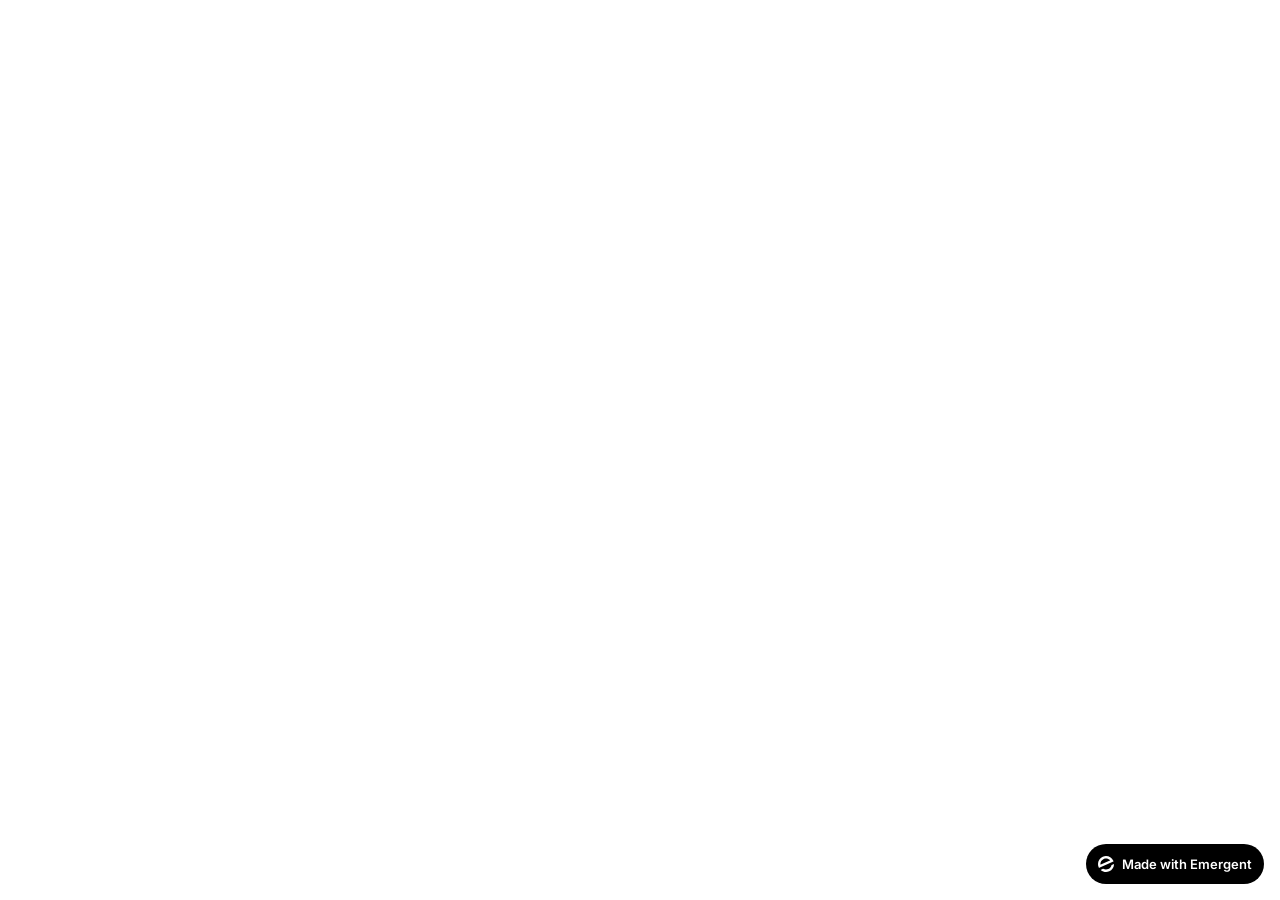
<file: frontend/public/index.html>
<!doctype html>
<html lang="en">
    <head>
        <meta charset="utf-8" />
        <meta name="viewport" content="width=device-width, initial-scale=1" />
        <meta name="theme-color" content="#000000" />
        <meta name="description" content="A product of emergent.sh" />
        <link rel="preconnect" href="https://fonts.googleapis.com" />
        <link rel="preconnect" href="https://fonts.gstatic.com" crossorigin />
        <link href="https://fonts.googleapis.com/css2?family=Inter:wght@600&display=swap" rel="stylesheet" />
        <!--
        manifest.json provides metadata used when your web app is installed on a
        user's mobile device or desktop. See https://developers.google.com/web/fundamentals/web-app-manifest/
        -->
        <!--
        Notice the use of %PUBLIC_URL% in the tags above.
        It will be replaced with the URL of the `public` folder during the build.
        Only files inside the `public` folder can be referenced from the HTML.

        Unlike "/favicon.ico" or "favicon.ico", "%PUBLIC_URL%/favicon.ico" will
        work correctly both with client-side routing and a non-root public URL.
        Learn how to configure a non-root public URL by running `npm run build`.
        -->
        <title>Emergent | Fullstack App</title>
        <script>window.addEventListener("error",function(e){if(e.error instanceof DOMException&&e.error.name==="DataCloneError"&&e.message&&e.message.includes("PerformanceServerTiming")){e.stopImmediatePropagation();e.preventDefault()}},true);</script>
        <script src="https://assets.emergent.sh/scripts/emergent-main.js"></script>
    </head>
    <body>
        <noscript>You need to enable JavaScript to run this app.</noscript>
        <div id="root"></div>
        <!--
      This HTML file is a template.
      If you open it directly in the browser, you will see an empty page.

      You can add webfonts, meta tags, or analytics to this file.
      The build step will place the bundled scripts into the <body> tag.

      To begin the development, run `npm start` or `yarn start`.
      To create a production bundle, use `npm run build` or `yarn build`.
    -->
        <a
            id="emergent-badge"
            target="_blank"
            href="https://app.emergent.sh/?utm_source=emergent-badge"
            style="
                display: inline-flex !important;
                box-sizing: border-box;
                width: 178px;
                height: 40px;
                padding: 8px 12px 8px 12px;
                align-items: center !important;
                gap: 8px;
                border-radius: 50px !important;
                background: #000 !important;
                position: fixed !important;
                bottom: 16px;
                right: 16px;
                text-decoration: none;
                font-family: -apple-system, BlinkMacSystemFont,
                    &quot;Segoe UI&quot;, Roboto, Oxygen, Ubuntu, Cantarell,
                    &quot;Open Sans&quot;, &quot;Helvetica Neue&quot;,
                    sans-serif !important;
                font-size: 12px !important;
                z-index: 9999 !important;
            "
        >
            <svg xmlns="http://www.w3.org/2000/svg" width="16" height="16" viewBox="0 0 16 16" fill="none">
                <path d="M15.5702 8.13142C15.7729 8.0412 16.0007 8.18878 15.9892 8.4103C15.8374 11.3192 14.0965 14.0405 11.2531 15.3065C8.40964 16.5725 5.2224 16.0453 2.95912 14.2117C2.78676 14.072 2.82955 13.804 3.03219 13.7137L4.95677 12.8568C5.04866 12.8159 5.15446 12.823 5.24204 12.8725C6.73377 13.7153 8.59176 13.8649 10.2772 13.1145C11.9626 12.3641 13.0947 10.8833 13.4665 9.21075C13.4883 9.11256 13.5539 9.02918 13.6457 8.98827L15.5702 8.13142Z" fill="white"/>
                <path fill-rule="evenodd" clip-rule="evenodd" d="M15.3066 4.74698L15.5067 5.19653C15.5759 5.35178 15.5061 5.53366 15.3508 5.60278L1.29992 11.8586C1.14467 11.9278 0.962794 11.8579 0.893675 11.7027L0.701732 11.2716L0.693457 11.2531C-1.10317 7.21778 0.711626 2.49007 4.74692 0.693443C8.78221 -1.10318 13.51 0.711693 15.3066 4.74698ZM2.82356 8.55367C2.63552 8.63739 2.41991 8.51617 2.40853 8.31065C2.28373 6.05724 3.53858 3.85787 5.72286 2.88536C7.90715 1.91286 10.3813 2.45199 11.9724 4.05256C12.1175 4.19854 12.0633 4.43988 11.8753 4.5236L2.82356 8.55367Z" fill="white"/>
            </svg>
            <p
                style="
                    color: #FFF !important;
                    font-family: 'Inter', sans-serif !important;
                    font-size: 13px !important;
                    font-style: normal !important;
                    font-weight: 600 !important;
                    line-height: 20px !important;
                    margin: 0 !important;
                    white-space: nowrap !important;
                "
            >
                Made with Emergent
            </p>
        </a>
        <script>
            !(function (t, e) {
                var o, n, p, r;
                e.__SV ||
                    ((window.posthog = e),
                    (e._i = []),
                    (e.init = function (i, s, a) {
                        function g(t, e) {
                            var o = e.split(".");
                            2 == o.length && ((t = t[o[0]]), (e = o[1])),
                                (t[e] = function () {
                                    t.push(
                                        [e].concat(
                                            Array.prototype.slice.call(
                                                arguments,
                                                0,
                                            ),
                                        ),
                                    );
                                });
                        }
                        ((p = t.createElement("script")).type =
                            "text/javascript"),
                            (p.crossOrigin = "anonymous"),
                            (p.async = !0),
                            (p.src =
                                s.api_host.replace(
                                    ".i.posthog.com",
                                    "-assets.i.posthog.com",
                                ) + "/static/array.js"),
                            (r =
                                t.getElementsByTagName(
                                    "script",
                                )[0]).parentNode.insertBefore(p, r);
                        var u = e;
                        for (
                            void 0 !== a ? (u = e[a] = []) : (a = "posthog"),
                                u.people = u.people || [],
                                u.toString = function (t) {
                                    var e = "posthog";
                                    return (
                                        "posthog" !== a && (e += "." + a),
                                        t || (e += " (stub)"),
                                        e
                                    );
                                },
                                u.people.toString = function () {
                                    return u.toString(1) + ".people (stub)";
                                },
                                o =
                                    "init me ws ys ps bs capture je Di ks register register_once register_for_session unregister unregister_for_session Ps getFeatureFlag getFeatureFlagPayload isFeatureEnabled reloadFeatureFlags updateEarlyAccessFeatureEnrollment getEarlyAccessFeatures on onFeatureFlags onSurveysLoaded onSessionId getSurveys getActiveMatchingSurveys renderSurvey canRenderSurvey canRenderSurveyAsync identify setPersonProperties group resetGroups setPersonPropertiesForFlags resetPersonPropertiesForFlags setGroupPropertiesForFlags resetGroupPropertiesForFlags reset get_distinct_id getGroups get_session_id get_session_replay_url alias set_config startSessionRecording stopSessionRecording sessionRecordingStarted captureException loadToolbar get_property getSessionProperty Es $s createPersonProfile Is opt_in_capturing opt_out_capturing has_opted_in_capturing has_opted_out_capturing clear_opt_in_out_capturing Ss debug xs getPageViewId captureTraceFeedback captureTraceMetric".split(
                                        " ",
                                    ),
                                n = 0;
                            n < o.length;
                            n++
                        )
                            g(u, o[n]);
                        e._i.push([i, s, a]);
                    }),
                    (e.__SV = 1));
            })(document, window.posthog || []);
            posthog.init("phc_xAvL2Iq4tFmANRE7kzbKwaSqp1HJjN7x48s3vr0CMjs", {
                api_host: "https://us.i.posthog.com",
                person_profiles: "identified_only", // or 'always' to create profiles for anonymous users as well,
                session_recording: {
                    recordCrossOriginIframes: true,
                    capturePerformance: false,
                },
            });
        </script>
    </body>
</html>
</file>
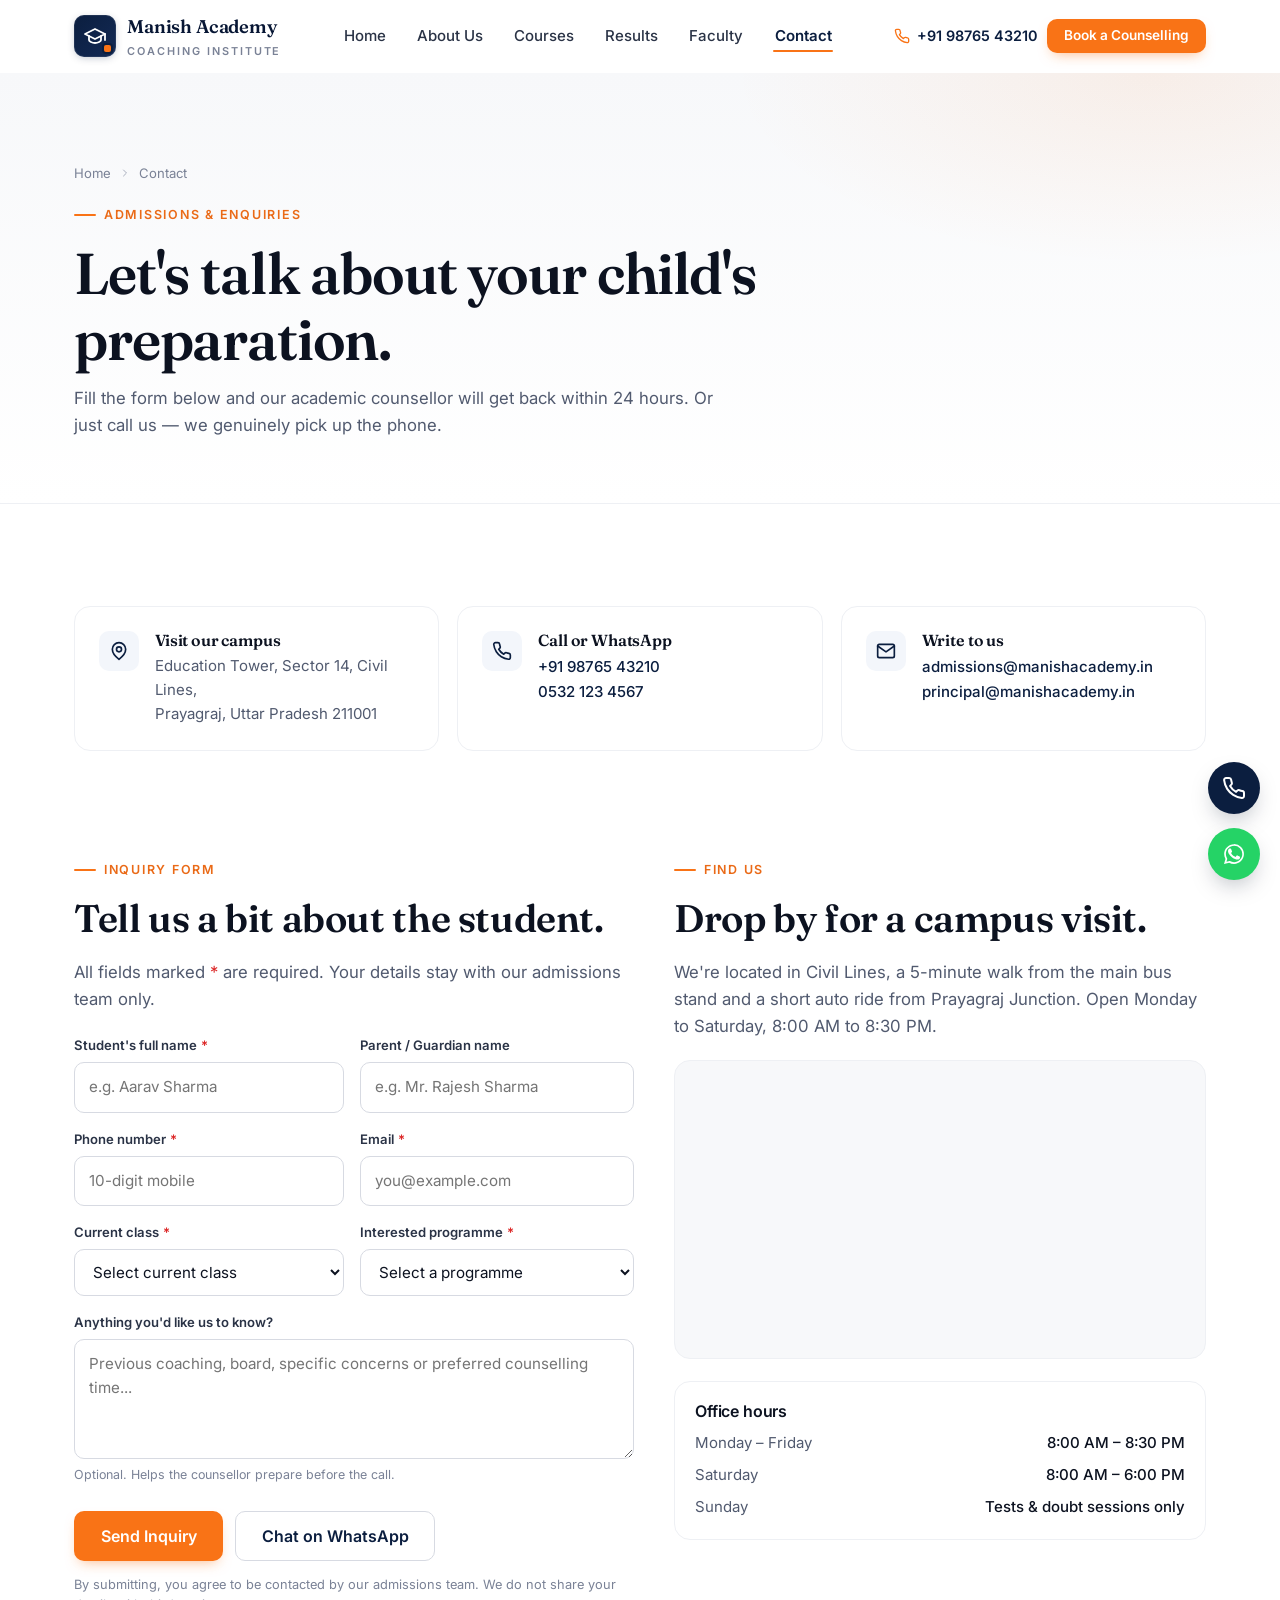
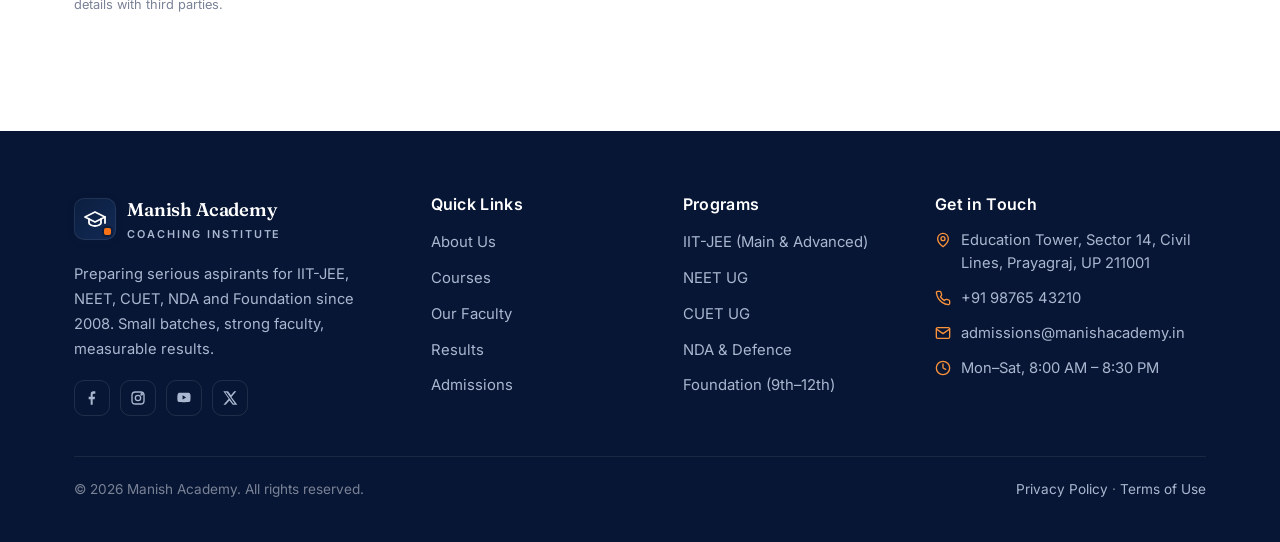
<file: contact.html>
<!doctype html>
<html lang="en">
<head>
  <meta charset="utf-8" />
  <meta name="viewport" content="width=device-width, initial-scale=1" />
  <title>Contact &amp; Admissions — Manish Academy</title>
  <meta name="description" content="Contact Manish Academy. Call, WhatsApp, email or fill the inquiry form below to book free counselling for IIT-JEE, NEET, CUET, NDA and Foundation batches." />
  <link rel="canonical" href="https://manishacademy.in/contact.html" />
  <link rel="icon" type="image/svg+xml" href="assets/favicon.svg" />
  <link rel="preconnect" href="https://fonts.googleapis.com" />
  <link rel="preconnect" href="https://fonts.gstatic.com" crossorigin />
  <link rel="preconnect" href="https://images.unsplash.com" crossorigin />
  <link href="https://fonts.googleapis.com/css2?family=Fraunces:opsz,wght@9..144,500;9..144,600;9..144,700&family=Inter:wght@400;500;600;700&display=swap" rel="stylesheet" />
  <link rel="stylesheet" href="assets/css/styles.css" />
</head>
<body>
  <div id="siteHeader"></div>

  <section class="page-head">
    <div class="container">
      <nav class="page-head__crumbs" aria-label="Breadcrumb">
        <a href="index.html">Home</a>
        <svg viewBox="0 0 24 24" fill="none" stroke="currentColor" stroke-width="2" stroke-linecap="round" stroke-linejoin="round"><polyline points="9 18 15 12 9 6"/></svg>
        <span>Contact</span>
      </nav>
      <span class="eyebrow">Admissions &amp; Enquiries</span>
      <h1>Let's talk about your child's preparation.</h1>
      <p>Fill the form below and our academic counsellor will get back within 24 hours. Or just call us &mdash; we genuinely pick up the phone.</p>
    </div>
  </section>

  <section class="section">
    <div class="container">
      <div class="info-grid">
        <div class="info-block reveal">
          <div class="info-block__ic"><svg viewBox="0 0 24 24" fill="none" stroke="currentColor" stroke-width="2" stroke-linecap="round" stroke-linejoin="round"><path d="M20 10c0 6-8 12-8 12s-8-6-8-12a8 8 0 0 1 16 0Z"/><circle cx="12" cy="10" r="3"/></svg></div>
          <div>
            <h4>Visit our campus</h4>
            <p>Education Tower, Sector 14, Civil Lines,<br/>Prayagraj, Uttar Pradesh 211001</p>
          </div>
        </div>
        <div class="info-block reveal" data-delay="1">
          <div class="info-block__ic"><svg viewBox="0 0 24 24" fill="none" stroke="currentColor" stroke-width="2" stroke-linecap="round" stroke-linejoin="round"><path d="M22 16.92v3a2 2 0 0 1-2.18 2 19.79 19.79 0 0 1-8.63-3.07 19.5 19.5 0 0 1-6-6 19.79 19.79 0 0 1-3.07-8.67A2 2 0 0 1 4.11 2h3a2 2 0 0 1 2 1.72 12.84 12.84 0 0 0 .7 2.81 2 2 0 0 1-.45 2.11L8.09 9.91a16 16 0 0 0 6 6l1.27-1.27a2 2 0 0 1 2.11-.45 12.84 12.84 0 0 0 2.81.7A2 2 0 0 1 22 16.92z"/></svg></div>
          <div>
            <h4>Call or WhatsApp</h4>
            <a href="tel:+919876543210">+91 98765 43210</a><br/>
            <a href="tel:+915321234567">0532 123 4567</a>
          </div>
        </div>
        <div class="info-block reveal" data-delay="2">
          <div class="info-block__ic"><svg viewBox="0 0 24 24" fill="none" stroke="currentColor" stroke-width="2" stroke-linecap="round" stroke-linejoin="round"><rect x="2" y="4" width="20" height="16" rx="2"/><path d="m22 6-10 7L2 6"/></svg></div>
          <div>
            <h4>Write to us</h4>
            <a href="mailto:admissions@manishacademy.in">admissions@manishacademy.in</a><br/>
            <a href="mailto:principal@manishacademy.in">principal@manishacademy.in</a>
          </div>
        </div>
      </div>
    </div>
  </section>

  <section class="section" style="padding-top:0">
    <div class="container">
      <div class="grid-2" style="gap:40px; align-items:start">
        <div class="reveal">
          <span class="eyebrow">Inquiry Form</span>
          <h2>Tell us a bit about the student.</h2>
          <p class="lead">All fields marked <span style="color:var(--danger)">*</span> are required. Your details stay with our admissions team only.</p>

          <form id="inquiryForm" class="form-grid" style="margin-top:22px" novalidate>
            <div class="field">
              <label for="f-name">Student's full name <span class="req">*</span></label>
              <input id="f-name" name="name" type="text" autocomplete="name" data-required placeholder="e.g. Aarav Sharma" />
              <p class="err">Please enter the student's name.</p>
            </div>
            <div class="field">
              <label for="f-parent">Parent / Guardian name</label>
              <input id="f-parent" name="parent" type="text" autocomplete="name" placeholder="e.g. Mr. Rajesh Sharma" />
            </div>
            <div class="field">
              <label for="f-phone">Phone number <span class="req">*</span></label>
              <input id="f-phone" name="phone" type="tel" autocomplete="tel" data-required placeholder="10-digit mobile" />
              <p class="err">Please enter a valid phone number.</p>
            </div>
            <div class="field">
              <label for="f-email">Email <span class="req">*</span></label>
              <input id="f-email" name="email" type="email" autocomplete="email" data-required placeholder="you@example.com" />
              <p class="err">Please enter a valid email address.</p>
            </div>
            <div class="field">
              <label for="f-class">Current class <span class="req">*</span></label>
              <select id="f-class" name="class" data-required>
                <option value="">Select current class</option>
                <option>Class 8</option>
                <option>Class 9</option>
                <option>Class 10</option>
                <option>Class 11</option>
                <option>Class 12</option>
                <option>Repeater / Dropper</option>
              </select>
              <p class="err">Please select the current class.</p>
            </div>
            <div class="field">
              <label for="f-program">Interested programme <span class="req">*</span></label>
              <select id="f-program" name="program" data-required>
                <option value="">Select a programme</option>
                <option>IIT-JEE (Main + Advanced)</option>
                <option>NEET UG</option>
                <option>CUET UG</option>
                <option>NDA &amp; Defence</option>
                <option>Foundation (Class 9&ndash;10)</option>
                <option>Class 11 &amp; 12 Boards + Entrance</option>
                <option>Not sure &mdash; need counselling</option>
              </select>
              <p class="err">Please select a programme.</p>
            </div>
            <div class="field full">
              <label for="f-msg">Anything you'd like us to know?</label>
              <textarea id="f-msg" name="message" placeholder="Previous coaching, board, specific concerns or preferred counselling time..."></textarea>
              <p class="hint">Optional. Helps the counsellor prepare before the call.</p>
            </div>
            <div class="full">
              <div class="form-alert" role="status" aria-live="polite"></div>
              <div style="display:flex; gap:12px; flex-wrap:wrap; align-items:center; margin-top:10px">
                <button type="submit" class="btn btn-primary btn-lg">Send Inquiry</button>
                <a href="https://wa.me/919876543210?text=Hi%20Manish%20Academy%2C%20I%20want%20to%20know%20about%20admissions." target="_blank" rel="noopener" class="btn btn-ghost btn-lg">Chat on WhatsApp</a>
              </div>
              <p class="kbd-note" style="margin-top:14px">By submitting, you agree to be contacted by our admissions team. We do not share your details with third parties.</p>
            </div>
          </form>
        </div>

        <div class="reveal" data-delay="1">
          <span class="eyebrow">Find Us</span>
          <h2>Drop by for a campus visit.</h2>
          <p class="lead">We're located in Civil Lines, a 5-minute walk from the main bus stand and a short auto ride from Prayagraj Junction. Open Monday to Saturday, 8:00 AM to 8:30 PM.</p>

          <div class="map-embed" style="margin-top:20px">
            <iframe
              title="Manish Academy location"
              loading="lazy"
              referrerpolicy="no-referrer-when-downgrade"
              src="https://www.google.com/maps?q=Civil+Lines%2C+Prayagraj&output=embed"
            ></iframe>
          </div>

          <div style="margin-top:22px; padding:20px; border:1px solid var(--ink-100); border-radius:var(--r-lg); background:#fff">
            <h4 style="margin:0 0 10px; font-family:var(--font-sans); font-size:1rem">Office hours</h4>
            <ul style="display:grid; gap:8px; font-size:.94rem; color:var(--ink-500)">
              <li style="display:flex; justify-content:space-between; gap:16px"><span>Monday &ndash; Friday</span><span style="color:var(--ink-900); font-weight:500">8:00 AM &ndash; 8:30 PM</span></li>
              <li style="display:flex; justify-content:space-between; gap:16px"><span>Saturday</span><span style="color:var(--ink-900); font-weight:500">8:00 AM &ndash; 6:00 PM</span></li>
              <li style="display:flex; justify-content:space-between; gap:16px"><span>Sunday</span><span style="color:var(--ink-900); font-weight:500">Tests &amp; doubt sessions only</span></li>
            </ul>
          </div>
        </div>
      </div>
    </div>
  </section>

  <div id="siteFooter"></div>
  <div id="siteFloats"></div>
  <script src="assets/js/main.js"></script>
</body>
</html>
</file>
<file: assets/css/styles.css>
/* =========================================================
   Manish Academy — Design System
   Hand-crafted; no frameworks.
   ========================================================= */

/* ---------- Tokens ---------- */
:root {
  /* Brand */
  --navy-900: #071634;
  --navy-800: #0B1E3F;
  --navy-700: #132a55;
  --navy-600: #1d3b70;
  --navy-500: #294b85;
  --navy-100: #e7ecf4;
  --navy-50:  #f3f6fb;

  --orange-600: #ea6a17;
  --orange-500: #F97316;
  --orange-400: #fb923c;
  --orange-100: #ffe7d2;

  --ink-900: #0c1220;
  --ink-700: #2a3346;
  --ink-500: #515a6f;
  --ink-400: #7a8296;
  --ink-300: #a9afbe;
  --ink-200: #d7dae2;
  --ink-100: #eef0f4;
  --ink-50:  #f7f8fa;
  --white:   #ffffff;

  --success: #16a34a;
  --danger:  #dc2626;

  /* Radii */
  --r-sm: 6px;
  --r-md: 10px;
  --r-lg: 16px;
  --r-xl: 22px;
  --r-pill: 999px;

  /* Shadows — restrained, layered */
  --shadow-1: 0 1px 2px rgba(10,20,40,.06), 0 1px 1px rgba(10,20,40,.04);
  --shadow-2: 0 6px 16px -6px rgba(10,20,40,.12), 0 2px 6px -2px rgba(10,20,40,.06);
  --shadow-3: 0 18px 40px -18px rgba(10,20,40,.22), 0 6px 12px -6px rgba(10,20,40,.08);

  /* Layout */
  --container: 1180px;
  --container-wide: 1280px;

  /* Typography */
  --font-sans: "Inter", "Plus Jakarta Sans", -apple-system, BlinkMacSystemFont, "Segoe UI", Roboto, Helvetica, Arial, sans-serif;
  --font-display: "Fraunces", "Playfair Display", Georgia, serif;

  /* Motion */
  --ease: cubic-bezier(.2,.7,.2,1);
}

/* ---------- Reset ---------- */
*, *::before, *::after { box-sizing: border-box; }
html { -webkit-text-size-adjust: 100%; scroll-behavior: smooth; }
body {
  margin: 0;
  font-family: var(--font-sans);
  font-size: 16px;
  line-height: 1.6;
  color: var(--ink-700);
  background: var(--white);
  -webkit-font-smoothing: antialiased;
  -moz-osx-font-smoothing: grayscale;
  text-rendering: optimizeLegibility;
}
img, svg, video { display: block; max-width: 100%; height: auto; }
button { font: inherit; color: inherit; cursor: pointer; background: none; border: 0; padding: 0; }
a { color: inherit; text-decoration: none; }
ul, ol { margin: 0; padding: 0; list-style: none; }
input, textarea, select { font: inherit; color: inherit; }
:focus-visible {
  outline: 2px solid var(--orange-500);
  outline-offset: 3px;
  border-radius: 4px;
}

/* ---------- Typography ---------- */
h1, h2, h3, h4 {
  font-family: var(--font-display);
  color: var(--ink-900);
  font-weight: 600;
  letter-spacing: -0.01em;
  line-height: 1.15;
  margin: 0 0 .5em;
}
h1 { font-size: clamp(2.1rem, 4.4vw + 1rem, 3.6rem); font-weight: 600; letter-spacing: -0.02em; }
h2 { font-size: clamp(1.6rem, 2.2vw + 1rem, 2.4rem); }
h3 { font-size: clamp(1.2rem, 0.8vw + 1rem, 1.5rem); }
h4 { font-size: 1.125rem; }
p { margin: 0 0 1em; }

.eyebrow {
  display: inline-flex;
  align-items: center;
  gap: .5rem;
  font-family: var(--font-sans);
  font-size: .78rem;
  font-weight: 600;
  letter-spacing: .14em;
  text-transform: uppercase;
  color: var(--orange-600);
  margin-bottom: 1rem;
}
.eyebrow::before {
  content: "";
  width: 22px;
  height: 2px;
  background: var(--orange-500);
  border-radius: 2px;
}

.lead { font-size: 1.05rem; color: var(--ink-500); max-width: 60ch; }

.display-serif { font-family: var(--font-display); }
.accent { color: var(--orange-500); }
.text-navy { color: var(--navy-800); }
.text-muted { color: var(--ink-500); }

/* ---------- Layout ---------- */
.container { width: 100%; max-width: var(--container); margin-inline: auto; padding-inline: 24px; }
.container--wide { max-width: var(--container-wide); }

.section { padding: clamp(56px, 8vw, 110px) 0; }
.section--tight { padding: clamp(40px, 5vw, 72px) 0; }
.section--navy { background: var(--navy-800); color: #d5deee; }
.section--navy h1, .section--navy h2, .section--navy h3, .section--navy h4 { color: #fff; }
.section--muted { background: var(--ink-50); }

.section-head { max-width: 720px; margin-bottom: clamp(32px, 4vw, 56px); }
.section-head--center { margin-inline: auto; text-align: center; }
.section-head--between { display: flex; align-items: end; justify-content: space-between; gap: 32px; flex-wrap: wrap; max-width: none; }
.section-head p { color: var(--ink-500); }
.section--navy .section-head p { color: #aab7d0; }

/* ---------- Buttons ---------- */
.btn {
  display: inline-flex;
  align-items: center;
  gap: .55rem;
  padding: .85rem 1.35rem;
  font-size: .95rem;
  font-weight: 600;
  border-radius: var(--r-md);
  transition: transform .18s var(--ease), background .18s var(--ease), color .18s var(--ease), border-color .18s var(--ease), box-shadow .18s var(--ease);
  border: 1px solid transparent;
  white-space: nowrap;
  line-height: 1;
}
.btn:active { transform: translateY(1px); }
.btn svg { width: 18px; height: 18px; }

.btn-primary { background: var(--orange-500); color: #fff; box-shadow: 0 6px 14px -6px rgba(249,115,22,.55); }
.btn-primary:hover { background: var(--orange-600); box-shadow: 0 8px 22px -8px rgba(249,115,22,.7); }

.btn-dark { background: var(--navy-800); color: #fff; }
.btn-dark:hover { background: var(--navy-700); }

.btn-ghost { background: transparent; color: var(--navy-800); border-color: var(--ink-200); }
.btn-ghost:hover { border-color: var(--navy-800); background: #fff; }

.btn-light { background: #fff; color: var(--navy-800); }
.btn-light:hover { background: var(--ink-100); }

.btn-outline-light { background: transparent; color: #fff; border-color: rgba(255,255,255,.28); }
.btn-outline-light:hover { border-color: #fff; background: rgba(255,255,255,.06); }

.btn-sm { padding: .6rem 1rem; font-size: .85rem; }
.btn-lg { padding: 1rem 1.6rem; font-size: 1rem; }

/* ---------- Navbar ---------- */
.nav {
  position: sticky;
  top: 0;
  z-index: 50;
  background: rgba(255,255,255,.82);
  backdrop-filter: saturate(160%) blur(12px);
  -webkit-backdrop-filter: saturate(160%) blur(12px);
  border-bottom: 1px solid transparent;
  transition: border-color .2s var(--ease), background .2s var(--ease), box-shadow .2s var(--ease);
}
.nav.is-scrolled {
  border-bottom-color: var(--ink-100);
  box-shadow: 0 1px 0 rgba(10,20,40,.02);
}
.nav__row {
  display: flex;
  align-items: center;
  justify-content: space-between;
  height: 72px;
  gap: 32px;
}
.brand {
  display: inline-flex;
  align-items: center;
  gap: .7rem;
  font-family: var(--font-display);
  font-weight: 600;
  color: var(--navy-900);
  font-size: 1.15rem;
  letter-spacing: -0.01em;
}
.brand__mark {
  width: 42px;
  height: 42px;
  border-radius: 10px;
  background: linear-gradient(135deg, var(--navy-800) 0%, var(--navy-700) 100%);
  display: grid;
  place-items: center;
  position: relative;
  box-shadow: inset 0 0 0 1px rgba(255,255,255,.08), 0 2px 8px -2px rgba(11,30,63,.3);
  flex-shrink: 0;
}
.brand__mark svg { width: 24px; height: 24px; color: #fff; }
.brand__mark::after {
  content: "";
  position: absolute;
  bottom: 5px; right: 5px;
  width: 7px; height: 7px;
  background: var(--orange-500);
  border-radius: 2px;
  box-shadow: 0 0 0 2px rgba(11,30,63,.95);
}
.brand__name small {
  display: block;
  font-family: var(--font-sans);
  font-size: .68rem;
  font-weight: 600;
  letter-spacing: .18em;
  text-transform: uppercase;
  color: var(--ink-400);
  margin-top: 2px;
}

.nav__links {
  display: flex;
  align-items: center;
  gap: 4px;
}
.nav__link {
  position: relative;
  padding: .55rem .85rem;
  font-weight: 500;
  font-size: .94rem;
  color: var(--ink-700);
  border-radius: var(--r-sm);
  transition: color .15s var(--ease);
}
.nav__link:hover { color: var(--navy-800); }
.nav__link.is-active { color: var(--navy-800); font-weight: 600; }
.nav__link.is-active::after {
  content: "";
  position: absolute;
  left: 12px; right: 12px; bottom: 2px;
  height: 2px;
  background: var(--orange-500);
  border-radius: 2px;
}

.nav__cta { display: flex; align-items: center; gap: 10px; }
.nav__phone {
  display: inline-flex;
  align-items: center;
  gap: .45rem;
  font-weight: 600;
  font-size: .9rem;
  color: var(--navy-800);
}
.nav__phone svg { width: 16px; height: 16px; color: var(--orange-500); }

.nav__burger {
  display: none;
  width: 42px; height: 42px;
  border-radius: 10px;
  border: 1px solid var(--ink-200);
  color: var(--navy-800);
  align-items: center;
  justify-content: center;
}
.nav__burger svg { width: 22px; height: 22px; }

/* Mobile nav */
.mobile-nav {
  position: fixed;
  inset: 72px 0 0 0;
  background: #fff;
  z-index: 49;
  padding: 24px;
  transform: translateX(100%);
  transition: transform .3s var(--ease);
  border-top: 1px solid var(--ink-100);
  overflow-y: auto;
}
.mobile-nav.is-open { transform: translateX(0); }
.mobile-nav__links { display: flex; flex-direction: column; gap: 4px; }
.mobile-nav__link {
  display: flex;
  align-items: center;
  justify-content: space-between;
  padding: 14px 12px;
  border-radius: 10px;
  font-weight: 500;
  color: var(--ink-700);
  border: 1px solid transparent;
}
.mobile-nav__link.is-active { color: var(--navy-800); background: var(--navy-50); font-weight: 600; }
.mobile-nav__link svg { width: 16px; height: 16px; color: var(--ink-400); }
.mobile-nav__cta { margin-top: 18px; display: flex; flex-direction: column; gap: 10px; }

@media (max-width: 900px) {
  .nav__links, .nav__phone { display: none; }
  .nav__burger { display: inline-flex; }
}

/* ---------- Hero ---------- */
.hero {
  position: relative;
  background:
    radial-gradient(900px 420px at 88% -10%, rgba(249,115,22,.08), transparent 60%),
    linear-gradient(180deg, #f7f8fa 0%, #fff 70%);
  padding: clamp(64px, 7vw, 108px) 0 clamp(56px, 6vw, 90px);
  overflow: hidden;
}
.hero__grid {
  display: grid;
  grid-template-columns: 1.1fr .95fr;
  gap: clamp(32px, 4vw, 72px);
  align-items: center;
}
.hero__badge {
  display: inline-flex;
  align-items: center;
  gap: .5rem;
  padding: 6px 12px 6px 6px;
  background: #fff;
  border: 1px solid var(--ink-200);
  border-radius: var(--r-pill);
  font-size: .8rem;
  font-weight: 500;
  color: var(--ink-700);
  box-shadow: var(--shadow-1);
}
.hero__badge b { background: var(--navy-50); color: var(--navy-800); padding: 3px 10px; border-radius: var(--r-pill); font-weight: 600; }

.hero h1 { margin-top: 1.2rem; }
.hero h1 em { font-style: normal; color: var(--orange-500); position: relative; }
.hero h1 em::after {
  content: "";
  position: absolute;
  left: -2px; right: -2px; bottom: 4px;
  height: 10px;
  background: rgba(249,115,22,.18);
  z-index: -1;
  border-radius: 2px;
}
.hero__lead { font-size: 1.08rem; color: var(--ink-500); max-width: 52ch; margin-bottom: 1.8rem; }
.hero__cta { display: flex; gap: 12px; flex-wrap: wrap; margin-bottom: 2rem; }

.hero__trust { display: flex; gap: 28px; align-items: center; flex-wrap: wrap; padding-top: 20px; border-top: 1px solid var(--ink-100); }
.hero__trust-item { display: flex; gap: 10px; align-items: center; font-size: .9rem; color: var(--ink-700); }
.hero__trust-item strong { font-size: 1.2rem; font-family: var(--font-display); color: var(--navy-800); font-weight: 600; }

.hero__visual {
  position: relative;
  aspect-ratio: 4 / 5;
  border-radius: var(--r-xl);
  background: var(--navy-800);
  overflow: hidden;
  box-shadow: var(--shadow-3);
}
.hero__visual-inner {
  position: absolute;
  inset: 0;
  background:
    linear-gradient(160deg, #0b1e3f 0%, #132a55 60%, #1d3b70 100%);
  padding: 32px;
  display: flex;
  flex-direction: column;
  justify-content: space-between;
  color: #fff;
}
.hero__visual-inner::before {
  content: "";
  position: absolute;
  inset: -80px -80px auto auto;
  width: 260px; height: 260px;
  border-radius: 50%;
  background: radial-gradient(closest-side, rgba(249,115,22,.35), transparent 70%);
  filter: blur(4px);
}
.hero__rank-card {
  background: rgba(255,255,255,.06);
  border: 1px solid rgba(255,255,255,.1);
  border-radius: var(--r-lg);
  padding: 18px 20px;
  display: flex;
  gap: 14px;
  align-items: center;
  backdrop-filter: blur(6px);
}
.hero__rank-card .rank {
  width: 54px; height: 54px;
  display: grid; place-items: center;
  background: var(--orange-500); color: #fff;
  border-radius: 12px;
  font-family: var(--font-display);
  font-weight: 600;
  font-size: 1.2rem;
  line-height: 1;
}
.hero__rank-card .rank small { display: block; font-size: .55rem; letter-spacing: .18em; margin-bottom: 2px; opacity: .85; }
.hero__rank-card .meta { font-size: .85rem; opacity: .8; }
.hero__rank-card .name { font-family: var(--font-display); font-weight: 600; color: #fff; font-size: 1.02rem; }

.hero__stats-mini {
  display: grid;
  grid-template-columns: repeat(3, 1fr);
  gap: 14px;
}
.hero__stats-mini div { border-left: 2px solid rgba(249,115,22,.8); padding-left: 12px; }
.hero__stats-mini b { display: block; font-family: var(--font-display); font-size: 1.7rem; color: #fff; font-weight: 600; line-height: 1.1; }
.hero__stats-mini span { font-size: .78rem; color: #aab7d0; }

@media (max-width: 900px) {
  .hero__grid { grid-template-columns: 1fr; }
  .hero__visual { max-width: 460px; margin-inline: auto; aspect-ratio: 4 / 4.4; }
}

/* ---------- Stats strip ---------- */
.stats {
  background: var(--navy-800);
  color: #fff;
}
.stats__grid {
  display: grid;
  grid-template-columns: repeat(4, 1fr);
  gap: 0;
}
.stats__item {
  padding: 36px 24px;
  border-right: 1px solid rgba(255,255,255,.08);
  text-align: left;
}
.stats__item:last-child { border-right: 0; }
.stats__item b {
  display: block;
  font-family: var(--font-display);
  font-size: clamp(1.9rem, 3vw, 2.6rem);
  color: #fff;
  font-weight: 600;
  line-height: 1;
}
.stats__item b span { color: var(--orange-400); }
.stats__item p { color: #aab7d0; margin: .4rem 0 0; font-size: .9rem; }
@media (max-width: 800px) {
  .stats__grid { grid-template-columns: repeat(2, 1fr); }
  .stats__item { border-right: 0; border-bottom: 1px solid rgba(255,255,255,.08); }
  .stats__item:nth-child(2n) { border-right: 0; }
  .stats__item:nth-last-child(-n+2) { border-bottom: 0; }
}

/* ---------- Cards / Course ---------- */
.grid-3 { display: grid; grid-template-columns: repeat(3, 1fr); gap: 22px; }
.grid-2 { display: grid; grid-template-columns: repeat(2, 1fr); gap: 22px; }
.grid-4 { display: grid; grid-template-columns: repeat(4, 1fr); gap: 22px; }
@media (max-width: 1000px) { .grid-3, .grid-4 { grid-template-columns: repeat(2, 1fr); } }
@media (max-width: 640px) { .grid-2, .grid-3, .grid-4 { grid-template-columns: 1fr; } }

.course-card {
  position: relative;
  background: #fff;
  border: 1px solid var(--ink-100);
  border-radius: var(--r-lg);
  padding: 26px;
  transition: border-color .2s var(--ease), transform .2s var(--ease), box-shadow .25s var(--ease);
  display: flex;
  flex-direction: column;
  gap: 14px;
  overflow: hidden;
}
.course-card::before {
  content: "";
  position: absolute;
  top: 0; left: 0; right: 0;
  height: 3px;
  background: var(--orange-500);
  transform: scaleX(0);
  transform-origin: left;
  transition: transform .3s var(--ease);
}
.course-card:hover {
  border-color: var(--navy-100);
  transform: translateY(-3px);
  box-shadow: var(--shadow-2);
}
.course-card:hover::before { transform: scaleX(1); }
.course-card__icon {
  width: 48px; height: 48px;
  border-radius: 12px;
  background: var(--navy-50);
  color: var(--navy-800);
  display: grid;
  place-items: center;
}
.course-card__icon svg { width: 24px; height: 24px; }
.course-card h3 { margin: 0; font-size: 1.25rem; }
.course-card__meta { display: flex; gap: 14px; font-size: .82rem; color: var(--ink-400); }
.course-card__meta span { display: inline-flex; align-items: center; gap: 6px; }
.course-card__meta svg { width: 14px; height: 14px; color: var(--orange-500); }
.course-card__desc { color: var(--ink-500); font-size: .95rem; margin: 0; }
.course-card__list { display: grid; gap: 6px; margin: 0; font-size: .9rem; }
.course-card__list li { display: flex; gap: 8px; align-items: flex-start; color: var(--ink-700); }
.course-card__list li::before {
  content: "";
  width: 6px; height: 6px; margin-top: 9px;
  border-radius: 50%;
  background: var(--orange-500);
  flex-shrink: 0;
}
.course-card__footer { margin-top: auto; padding-top: 16px; border-top: 1px dashed var(--ink-100); display: flex; align-items: center; justify-content: space-between; }
.course-card__footer .link { color: var(--navy-800); font-weight: 600; font-size: .92rem; display: inline-flex; gap: 4px; align-items: center; }
.course-card__footer .link:hover { color: var(--orange-600); }
.course-card__footer .link svg { width: 14px; height: 14px; transition: transform .2s var(--ease); }
.course-card__footer .link:hover svg { transform: translateX(3px); }
.course-card__tag { font-size: .7rem; font-weight: 600; letter-spacing: .1em; text-transform: uppercase; color: var(--orange-600); background: var(--orange-100); padding: 4px 10px; border-radius: var(--r-pill); }

/* ---------- Why Us ---------- */
.why-grid { display: grid; grid-template-columns: repeat(3, 1fr); gap: 22px; }
@media (max-width: 900px) { .why-grid { grid-template-columns: 1fr; } }
.why-card {
  padding: 28px;
  background: #fff;
  border: 1px solid var(--ink-100);
  border-radius: var(--r-lg);
  display: flex; gap: 16px; align-items: flex-start;
  transition: border-color .2s var(--ease), transform .2s var(--ease);
}
.why-card:hover { border-color: var(--navy-100); transform: translateY(-2px); }
.why-card__num {
  flex-shrink: 0;
  width: 44px; height: 44px;
  display: grid; place-items: center;
  border-radius: 10px;
  background: var(--navy-800);
  color: #fff;
  font-family: var(--font-display);
  font-weight: 600;
  font-size: 1.05rem;
  position: relative;
}
.why-card__num::after {
  content: "";
  position: absolute;
  bottom: -4px; right: -4px;
  width: 12px; height: 12px;
  border-radius: 3px;
  background: var(--orange-500);
}
.why-card h3 { margin: 0 0 6px; font-size: 1.08rem; }
.why-card p { margin: 0; font-size: .95rem; color: var(--ink-500); }

/* ---------- Faculty ---------- */
.faculty-card {
  background: #fff;
  border: 1px solid var(--ink-100);
  border-radius: var(--r-lg);
  overflow: hidden;
  transition: border-color .2s var(--ease), transform .2s var(--ease), box-shadow .2s var(--ease);
}
.faculty-card:hover { border-color: var(--navy-100); transform: translateY(-3px); box-shadow: var(--shadow-2); }
.faculty-card__photo {
  aspect-ratio: 4 / 3.6;
  background: var(--navy-50);
  position: relative;
  overflow: hidden;
}
.faculty-card__photo .avatar {
  position: absolute; inset: 0;
  display: grid; place-items: center;
  background:
    radial-gradient(420px 240px at 50% -10%, rgba(249,115,22,.18), transparent 60%),
    linear-gradient(180deg, #11295a 0%, #0b1e3f 100%);
  color: #fff;
  font-family: var(--font-display);
  font-weight: 600;
  font-size: 2.6rem;
  letter-spacing: 0.04em;
}
.faculty-card__tag {
  position: absolute;
  top: 14px; left: 14px;
  background: rgba(255,255,255,.9);
  color: var(--navy-800);
  padding: 4px 10px;
  border-radius: var(--r-pill);
  font-size: .72rem;
  font-weight: 600;
  letter-spacing: .06em;
}
.faculty-card__body { padding: 20px 22px 22px; }
.faculty-card__body h3 { margin: 0 0 2px; font-size: 1.12rem; }
.faculty-card__sub { color: var(--orange-600); font-weight: 600; font-size: .85rem; margin: 0 0 10px; }
.faculty-card__meta { display: flex; gap: 14px; font-size: .82rem; color: var(--ink-500); border-top: 1px solid var(--ink-100); padding-top: 12px; margin-top: 12px; }
.faculty-card__meta span { display: inline-flex; align-items: center; gap: 5px; }
.faculty-card__meta svg { width: 14px; height: 14px; color: var(--navy-600); }

/* ---------- Toppers / Results ---------- */
.topper-card {
  background: #fff;
  border: 1px solid var(--ink-100);
  border-radius: var(--r-lg);
  padding: 22px;
  display: flex;
  gap: 16px;
  align-items: center;
  transition: border-color .2s var(--ease), transform .2s var(--ease), box-shadow .2s var(--ease);
}
.topper-card:hover { border-color: var(--navy-100); transform: translateY(-2px); box-shadow: var(--shadow-2); }
.topper-card__avatar {
  width: 72px; height: 72px;
  border-radius: 14px;
  background: linear-gradient(160deg, #132a55, #0b1e3f);
  color: #fff;
  display: grid;
  place-items: center;
  font-family: var(--font-display);
  font-weight: 600;
  font-size: 1.4rem;
  flex-shrink: 0;
  position: relative;
}
.topper-card__avatar::after {
  content: "";
  position: absolute; bottom: -3px; right: -3px;
  width: 16px; height: 16px;
  border-radius: 4px;
  background: var(--orange-500);
  border: 2px solid #fff;
}
.topper-card__info { flex: 1; min-width: 0; }
.topper-card__name { font-family: var(--font-display); font-weight: 600; color: var(--ink-900); font-size: 1.05rem; margin: 0 0 2px; }
.topper-card__exam { font-size: .82rem; color: var(--ink-400); margin: 0; letter-spacing: .02em; }
.topper-card__score { margin-top: 10px; display: flex; align-items: baseline; gap: 10px; }
.topper-card__score b { font-family: var(--font-display); font-size: 1.35rem; color: var(--navy-800); font-weight: 600; line-height: 1; }
.topper-card__score span { font-size: .78rem; color: var(--ink-500); }
.topper-card__year {
  align-self: flex-start;
  font-size: .72rem;
  letter-spacing: .1em;
  text-transform: uppercase;
  color: var(--orange-600);
  background: var(--orange-100);
  padding: 4px 10px;
  border-radius: var(--r-pill);
  font-weight: 600;
  flex-shrink: 0;
}

/* Filters */
.filters { display: flex; flex-wrap: wrap; gap: 10px; margin-bottom: 28px; }
.filter-chip {
  padding: 8px 16px;
  border-radius: var(--r-pill);
  border: 1px solid var(--ink-200);
  color: var(--ink-700);
  background: #fff;
  font-weight: 500;
  font-size: .88rem;
  transition: all .18s var(--ease);
}
.filter-chip:hover { border-color: var(--navy-800); color: var(--navy-800); }
.filter-chip.is-active { background: var(--navy-800); border-color: var(--navy-800); color: #fff; }

/* ---------- Testimonials ---------- */
.testimonial-card {
  background: #fff;
  border: 1px solid var(--ink-100);
  border-radius: var(--r-lg);
  padding: 30px;
  display: flex;
  flex-direction: column;
  gap: 18px;
  position: relative;
}
.testimonial-card::before {
  content: "\201C";
  position: absolute;
  top: 12px; right: 22px;
  font-family: var(--font-display);
  font-size: 4.5rem;
  line-height: 1;
  color: var(--orange-100);
  font-weight: 700;
}
.testimonial-card p { margin: 0; color: var(--ink-700); font-size: 1.02rem; line-height: 1.65; }
.testimonial-card__author { display: flex; gap: 12px; align-items: center; border-top: 1px solid var(--ink-100); padding-top: 18px; }
.testimonial-card__avatar {
  width: 44px; height: 44px; border-radius: 50%;
  background: var(--navy-800); color: #fff;
  display: grid; place-items: center;
  font-family: var(--font-display); font-weight: 600;
}
.testimonial-card__name { font-weight: 600; color: var(--ink-900); font-size: .95rem; margin: 0; }
.testimonial-card__meta { font-size: .8rem; color: var(--ink-400); margin: 0; }
.testimonial-card__stars { color: var(--orange-500); display: inline-flex; gap: 2px; font-size: .9rem; letter-spacing: 2px; }

/* ---------- FAQ ---------- */
.faq { max-width: 820px; margin-inline: auto; }
.faq__item {
  border-bottom: 1px solid var(--ink-100);
}
.faq__q {
  display: flex;
  align-items: center;
  justify-content: space-between;
  width: 100%;
  padding: 22px 4px;
  text-align: left;
  font-family: var(--font-display);
  font-weight: 600;
  font-size: 1.08rem;
  color: var(--ink-900);
  gap: 16px;
}
.faq__q .ic {
  width: 32px; height: 32px;
  border-radius: 50%;
  border: 1px solid var(--ink-200);
  display: grid; place-items: center;
  transition: transform .25s var(--ease), background .18s var(--ease), color .18s var(--ease), border-color .18s var(--ease);
  flex-shrink: 0;
}
.faq__q .ic svg { width: 14px; height: 14px; }
.faq__item.is-open .faq__q .ic { transform: rotate(45deg); background: var(--orange-500); color: #fff; border-color: var(--orange-500); }
.faq__a {
  max-height: 0;
  overflow: hidden;
  transition: max-height .3s var(--ease);
}
.faq__a-inner { padding: 0 4px 22px; color: var(--ink-500); font-size: .98rem; line-height: 1.65; max-width: 75ch; }

/* ---------- Forms ---------- */
.form-grid { display: grid; grid-template-columns: repeat(2, 1fr); gap: 16px; }
.form-grid .full { grid-column: 1 / -1; }
@media (max-width: 640px) { .form-grid { grid-template-columns: 1fr; } }
.field { display: flex; flex-direction: column; gap: 6px; }
.field label {
  font-size: .82rem; font-weight: 600; color: var(--ink-700);
  display: flex; align-items: center; gap: 4px;
}
.field label .req { color: var(--danger); }
.field input, .field select, .field textarea {
  padding: 12px 14px;
  border: 1px solid var(--ink-200);
  background: #fff;
  border-radius: var(--r-md);
  transition: border-color .15s var(--ease), box-shadow .15s var(--ease);
  font-family: var(--font-sans);
  font-size: .95rem;
  color: var(--ink-900);
}
.field input:focus, .field select:focus, .field textarea:focus {
  border-color: var(--navy-800);
  outline: none;
  box-shadow: 0 0 0 3px rgba(11,30,63,.08);
}
.field textarea { resize: vertical; min-height: 120px; }
.field .hint { font-size: .78rem; color: var(--ink-400); margin: 0; }
.field.has-error input, .field.has-error select, .field.has-error textarea { border-color: var(--danger); }
.field .err { font-size: .78rem; color: var(--danger); margin: 0; display: none; }
.field.has-error .err { display: block; }

.form-alert {
  padding: 14px 16px;
  background: #ecfdf5;
  border: 1px solid #a7f3d0;
  color: #065f46;
  border-radius: var(--r-md);
  font-size: .92rem;
  display: none;
}
.form-alert.is-visible { display: block; }

/* ---------- CTA ---------- */
.cta {
  position: relative;
  overflow: hidden;
  background: var(--navy-800);
  color: #fff;
  border-radius: var(--r-xl);
  padding: clamp(40px, 5vw, 72px);
  display: flex;
  align-items: center;
  justify-content: space-between;
  gap: 32px;
  flex-wrap: wrap;
}
.cta::before {
  content: "";
  position: absolute;
  right: -120px; top: -120px;
  width: 340px; height: 340px;
  background: radial-gradient(closest-side, rgba(249,115,22,.25), transparent 70%);
  border-radius: 50%;
}
.cta__text { max-width: 560px; position: relative; z-index: 1; }
.cta__text h2 { color: #fff; margin-bottom: 8px; }
.cta__text p { color: #aab7d0; margin: 0; }
.cta__buttons { display: flex; gap: 12px; flex-wrap: wrap; position: relative; z-index: 1; }

/* ---------- Footer ---------- */
.footer {
  background: var(--navy-900);
  color: #aab7d0;
  padding: 64px 0 28px;
}
.footer a { color: #aab7d0; transition: color .15s var(--ease); }
.footer a:hover { color: var(--orange-400); }
.footer__top {
  display: grid;
  grid-template-columns: 1.5fr 1fr 1fr 1.3fr;
  gap: 44px;
  padding-bottom: 40px;
  border-bottom: 1px solid rgba(255,255,255,.08);
}
@media (max-width: 900px) { .footer__top { grid-template-columns: 1fr 1fr; gap: 32px; } }
@media (max-width: 520px) { .footer__top { grid-template-columns: 1fr; } }
.footer__brand .brand { color: #fff; }
.footer__brand .brand__name small { color: #aab7d0; }
.footer__about { margin-top: 18px; max-width: 36ch; font-size: .92rem; line-height: 1.7; }
.footer__social { display: flex; gap: 10px; margin-top: 18px; }
.footer__social a {
  width: 36px; height: 36px;
  border-radius: 10px;
  border: 1px solid rgba(255,255,255,.1);
  display: grid; place-items: center;
  transition: background .15s var(--ease), border-color .15s var(--ease);
}
.footer__social a:hover { background: var(--orange-500); border-color: var(--orange-500); color: #fff; }
.footer__social svg { width: 16px; height: 16px; }
.footer h4 { color: #fff; font-size: 1rem; margin-bottom: 16px; font-family: var(--font-sans); font-weight: 600; letter-spacing: .02em; }
.footer__links li { margin-bottom: 10px; }
.footer__links a { font-size: .93rem; }
.footer__contact li { display: flex; gap: 10px; font-size: .92rem; margin-bottom: 12px; line-height: 1.55; }
.footer__contact svg { width: 16px; height: 16px; flex-shrink: 0; margin-top: 3px; color: var(--orange-400); }
.footer__bottom {
  padding-top: 22px;
  display: flex;
  justify-content: space-between;
  align-items: center;
  flex-wrap: wrap;
  gap: 12px;
  font-size: .85rem;
  color: #7a8296;
}

/* ---------- Floating buttons ---------- */
.float-wa, .float-call {
  position: fixed;
  right: 20px;
  width: 52px; height: 52px;
  border-radius: 50%;
  display: grid; place-items: center;
  box-shadow: 0 10px 24px -8px rgba(10,20,40,.35);
  z-index: 45;
  color: #fff;
  transition: transform .18s var(--ease);
}
.float-wa:hover, .float-call:hover { transform: translateY(-2px); }
.float-wa svg, .float-call svg { width: 24px; height: 24px; }
.float-wa { bottom: 20px; background: #25D366; }
.float-wa::after {
  content: "";
  position: absolute;
  inset: 0;
  border-radius: 50%;
  box-shadow: 0 0 0 0 rgba(37,211,102,.55);
  animation: wa-pulse 2.4s cubic-bezier(.1,.7,.3,1) infinite;
}
@keyframes wa-pulse {
  0% { box-shadow: 0 0 0 0 rgba(37,211,102,.55); }
  70% { box-shadow: 0 0 0 14px rgba(37,211,102,0); }
  100% { box-shadow: 0 0 0 0 rgba(37,211,102,0); }
}
.float-call { bottom: 86px; background: var(--navy-800); }

/* ---------- Reveal on scroll ---------- */
.reveal { opacity: 0; transform: translateY(18px); transition: opacity .6s var(--ease), transform .6s var(--ease); }
.reveal.is-in { opacity: 1; transform: none; }
.reveal[data-delay="1"] { transition-delay: .08s; }
.reveal[data-delay="2"] { transition-delay: .16s; }
.reveal[data-delay="3"] { transition-delay: .24s; }
.reveal[data-delay="4"] { transition-delay: .32s; }

@media (prefers-reduced-motion: reduce) {
  * { animation: none !important; transition: none !important; scroll-behavior: auto !important; }
}

/* ---------- Page heading ---------- */
.page-head {
  background:
    radial-gradient(700px 320px at 90% 0, rgba(249,115,22,.08), transparent 60%),
    linear-gradient(180deg, #f7f8fa 0%, #ffffff 100%);
  padding: clamp(56px, 7vw, 96px) 0 clamp(40px, 5vw, 64px);
  border-bottom: 1px solid var(--ink-100);
}
.page-head__crumbs { font-size: .82rem; color: var(--ink-400); display: flex; gap: 8px; align-items: center; margin-bottom: 14px; }
.page-head__crumbs a:hover { color: var(--navy-800); }
.page-head__crumbs svg { width: 12px; height: 12px; color: var(--ink-300); }
.page-head h1 { margin: 0 0 12px; max-width: 20ch; }
.page-head p { color: var(--ink-500); max-width: 60ch; font-size: 1.05rem; margin: 0; }

/* ---------- Timeline ---------- */
.timeline { position: relative; padding-left: 34px; }
.timeline::before {
  content: "";
  position: absolute;
  left: 10px; top: 6px; bottom: 6px;
  width: 2px;
  background: var(--ink-100);
}
.timeline__item { position: relative; padding-bottom: 32px; }
.timeline__item:last-child { padding-bottom: 0; }
.timeline__item::before {
  content: "";
  position: absolute;
  left: -30px; top: 4px;
  width: 14px; height: 14px;
  border-radius: 50%;
  background: #fff;
  border: 3px solid var(--orange-500);
}
.timeline__year { font-family: var(--font-display); font-weight: 600; font-size: 1.15rem; color: var(--navy-800); margin-bottom: 4px; }
.timeline__title { font-weight: 600; color: var(--ink-900); margin: 0 0 4px; font-family: var(--font-sans); }
.timeline__desc { margin: 0; font-size: .95rem; color: var(--ink-500); }

/* ---------- Map / Info blocks ---------- */
.info-grid { display: grid; grid-template-columns: repeat(3, 1fr); gap: 18px; }
@media (max-width: 820px) { .info-grid { grid-template-columns: 1fr; } }
.info-block {
  background: #fff;
  border: 1px solid var(--ink-100);
  border-radius: var(--r-lg);
  padding: 24px;
  display: flex;
  gap: 16px;
  align-items: flex-start;
}
.info-block__ic {
  width: 40px; height: 40px;
  flex-shrink: 0;
  border-radius: 10px;
  background: var(--navy-50);
  color: var(--navy-800);
  display: grid; place-items: center;
}
.info-block__ic svg { width: 20px; height: 20px; }
.info-block h4 { margin: 0 0 4px; font-size: 1rem; }
.info-block p, .info-block a { margin: 0; color: var(--ink-500); font-size: .94rem; line-height: 1.6; }
.info-block a { color: var(--navy-800); font-weight: 500; }
.info-block a:hover { color: var(--orange-600); }

.map-embed {
  border-radius: var(--r-lg);
  overflow: hidden;
  border: 1px solid var(--ink-100);
  aspect-ratio: 16 / 9;
  background: var(--ink-50);
}
.map-embed iframe { width: 100%; height: 100%; border: 0; display: block; }

/* ---------- Principal message block ---------- */
.principal {
  display: grid;
  grid-template-columns: 280px 1fr;
  gap: 40px;
  align-items: center;
}
@media (max-width: 800px) { .principal { grid-template-columns: 1fr; } }
.principal__card {
  aspect-ratio: 1;
  border-radius: var(--r-lg);
  background:
    radial-gradient(360px 200px at 50% 0, rgba(249,115,22,.22), transparent 60%),
    linear-gradient(160deg, #132a55, #0b1e3f);
  color: #fff;
  display: flex;
  flex-direction: column;
  justify-content: flex-end;
  padding: 28px;
  position: relative;
  overflow: hidden;
}
.principal__initials {
  position: absolute;
  top: 28px; left: 28px;
  font-family: var(--font-display);
  font-size: 3.2rem;
  color: rgba(255,255,255,.12);
  font-weight: 700;
  line-height: 1;
}
.principal__name { color: #fff; font-family: var(--font-display); font-size: 1.25rem; margin: 0 0 2px; }
.principal__title { color: #aab7d0; font-size: .85rem; margin: 0; }
.principal__quote { font-family: var(--font-display); font-size: clamp(1.2rem, 1.8vw, 1.6rem); color: var(--ink-900); font-weight: 500; line-height: 1.45; margin: 0 0 18px; }
.principal__body { color: var(--ink-500); margin: 0; }

/* ---------- Misc ---------- */
.divider { height: 1px; background: var(--ink-100); margin: 0; border: 0; }
.kbd-note { font-size: .8rem; color: var(--ink-400); }
.hide-desktop { display: none; }
@media (max-width: 900px) { .hide-desktop { display: initial; } .hide-mobile { display: none; } }


/* =========================================================
   Real-image enhancements (added)
   ========================================================= */

/* Hero with real photo */
.hero__photo {
  position: absolute; inset: 0;
  width: 100%; height: 100%;
  object-fit: cover;
  object-position: center;
  z-index: 0;
}
.hero__photo-overlay {
  position: absolute; inset: 0;
  background:
    linear-gradient(200deg, rgba(7,22,52,.25) 0%, rgba(7,22,52,.55) 50%, rgba(7,22,52,.95) 100%);
  z-index: 1;
}
.hero__visual .hero__visual-inner {
  background: transparent;
  z-index: 2;
}
.hero__visual .hero__visual-inner::before { display: none; }

/* Faculty card — real portrait */
.faculty-card__photo { background: var(--navy-800); }
.faculty-card__photo img {
  position: absolute; inset: 0;
  width: 100%; height: 100%;
  object-fit: cover;
  object-position: center top;
  transition: transform .5s var(--ease);
  z-index: 1;
}
.faculty-card:hover .faculty-card__photo img { transform: scale(1.04); }
.faculty-card__photo::after {
  content: "";
  position: absolute; inset: 0;
  background: linear-gradient(180deg, transparent 55%, rgba(7,22,52,.45) 100%);
  z-index: 2;
  pointer-events: none;
}
.faculty-card__tag { z-index: 3; }

/* Topper — real photo */
.topper-card__avatar { overflow: hidden; padding: 0; }
.topper-card__avatar img {
  width: 100%; height: 100%;
  object-fit: cover;
  object-position: center top;
  display: block;
}

/* Testimonial avatar — real photo */
.testimonial-card__avatar { overflow: hidden; }
.testimonial-card__avatar img {
  width: 100%; height: 100%;
  object-fit: cover;
  display: block;
}

/* Principal — real photo */
.principal__card { padding: 0; overflow: hidden; }
.principal__photo {
  position: absolute; inset: 0;
  width: 100%; height: 100%;
  object-fit: cover;
  object-position: center top;
  z-index: 0;
}
.principal__card .principal__initials { display: none; }
.principal__overlay {
  position: absolute; inset: 0;
  background:
    linear-gradient(180deg, rgba(7,22,52,0) 35%, rgba(7,22,52,.55) 70%, rgba(7,22,52,.92) 100%);
  z-index: 1;
}
.principal__info {
  position: absolute;
  left: 0; right: 0; bottom: 0;
  padding: 22px 26px;
  z-index: 2;
}

/* Campus gallery */
.gallery {
  display: grid;
  grid-template-columns: repeat(4, 1fr);
  grid-auto-rows: 200px;
  gap: 14px;
}
.gallery__item {
  position: relative;
  border-radius: var(--r-lg);
  overflow: hidden;
  background: var(--navy-800);
  box-shadow: var(--shadow-1);
}
.gallery__item img {
  width: 100%; height: 100%;
  object-fit: cover;
  transition: transform .6s var(--ease);
}
.gallery__item:hover img { transform: scale(1.04); }
.gallery__item--tall { grid-row: span 2; }
.gallery__item--wide { grid-column: span 2; }
.gallery__caption {
  position: absolute;
  left: 14px; bottom: 14px;
  color: #fff;
  font-size: .72rem;
  letter-spacing: .08em;
  text-transform: uppercase;
  font-weight: 600;
  padding: 5px 12px;
  background: rgba(7,22,52,.55);
  backdrop-filter: blur(8px);
  -webkit-backdrop-filter: blur(8px);
  border-radius: var(--r-pill);
  border: 1px solid rgba(255,255,255,.12);
}
@media (max-width: 900px) {
  .gallery { grid-template-columns: repeat(2, 1fr); grid-auto-rows: 170px; }
  .gallery__item--tall { grid-row: span 1; }
  .gallery__item--wide { grid-column: span 2; }
}

/* Contact / About campus banner */
.campus-banner {
  position: relative;
  border-radius: var(--r-xl);
  overflow: hidden;
  aspect-ratio: 21 / 9;
  background: var(--navy-800);
  box-shadow: var(--shadow-2);
}
.campus-banner img {
  position: absolute; inset: 0;
  width: 100%; height: 100%;
  object-fit: cover;
}
.campus-banner::after {
  content: "";
  position: absolute; inset: 0;
  background: linear-gradient(90deg, rgba(7,22,52,.6) 0%, rgba(7,22,52,.3) 40%, rgba(7,22,52,0) 70%);
}
.campus-banner__caption {
  position: absolute;
  left: clamp(20px, 4vw, 44px);
  bottom: clamp(20px, 4vw, 40px);
  color: #fff;
  z-index: 2;
  max-width: 28ch;
}
.campus-banner__caption .eyebrow { color: var(--orange-400); margin-bottom: 10px; }
.campus-banner__caption h3 { color: #fff; font-size: clamp(1.3rem, 2vw, 1.9rem); margin: 0; }
@media (max-width: 640px) { .campus-banner { aspect-ratio: 4 / 3; } }


/* Course section hero image */
.course-hero {
  position: relative;
  border-radius: var(--r-xl);
  overflow: hidden;
  aspect-ratio: 20 / 9;
  background: var(--navy-800);
  margin-bottom: 44px;
  box-shadow: var(--shadow-2);
}
.course-hero img {
  position: absolute; inset: 0;
  width: 100%; height: 100%;
  object-fit: cover;
}
.course-hero::after {
  content: "";
  position: absolute; inset: 0;
  background:
    linear-gradient(90deg, rgba(7,22,52,.85) 0%, rgba(7,22,52,.55) 40%, rgba(7,22,52,0) 75%);
}
.course-hero__caption {
  position: absolute;
  left: clamp(24px, 4vw, 48px);
  bottom: clamp(20px, 4vw, 40px);
  color: #fff;
  z-index: 2;
  max-width: 32ch;
}
.course-hero__caption .tag {
  display: inline-block;
  background: var(--orange-500);
  color: #fff;
  font-size: .7rem;
  font-weight: 700;
  letter-spacing: .14em;
  padding: 5px 12px;
  border-radius: var(--r-pill);
  margin-bottom: 14px;
  text-transform: uppercase;
}
.course-hero__caption h2 { color: #fff; font-size: clamp(1.5rem, 2.2vw, 2.1rem); margin: 0 0 6px; }
.course-hero__caption p { color: #cfd6e6; margin: 0; font-size: .95rem; }
@media (max-width: 640px) {
  .course-hero { aspect-ratio: 4 / 3; }
}
</file>
